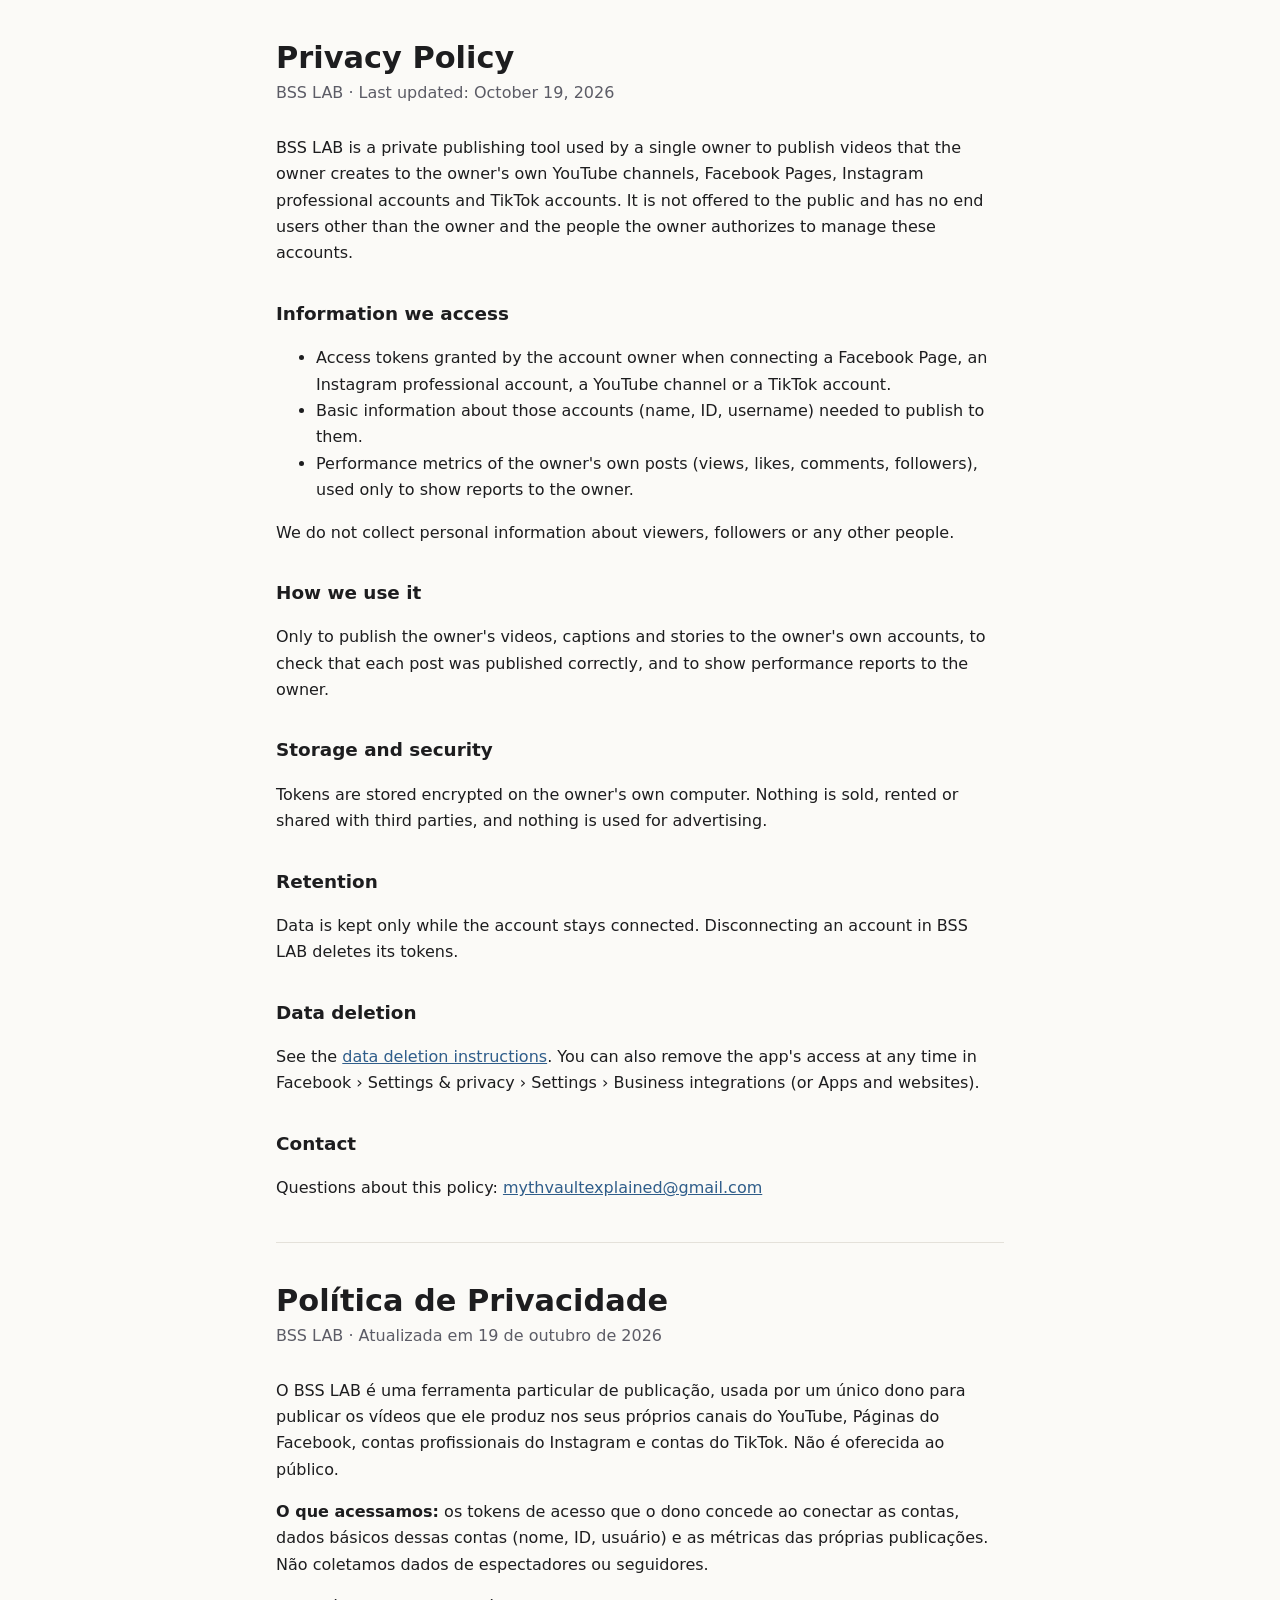
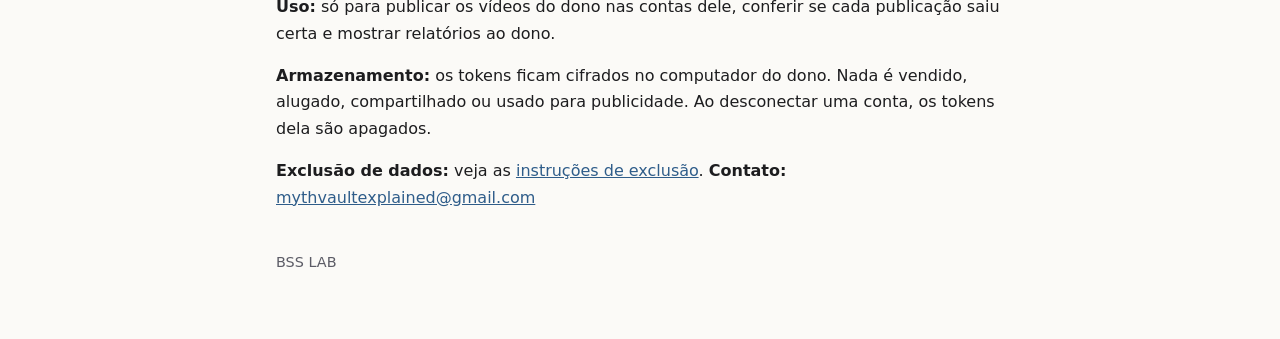
<file: index.html>
<!doctype html>
<html lang="en"><head><meta charset="utf-8"><meta name="viewport" content="width=device-width,initial-scale=1">
<title>BSS LAB Privacy Policy</title><link rel="stylesheet" href="estilo.css"></head>
<body><main>
<h1>Privacy Policy</h1>
<p class="sub">BSS LAB · Last updated: October 19, 2026</p>

<p>BSS LAB is a private publishing tool used by a single owner to publish videos that the owner creates to the owner's own
YouTube channels, Facebook Pages, Instagram professional accounts and TikTok accounts. It is not offered to the public and
has no end users other than the owner and the people the owner authorizes to manage these accounts.</p>

<h2>Information we access</h2>
<ul>
<li>Access tokens granted by the account owner when connecting a Facebook Page, an Instagram professional account,
a YouTube channel or a TikTok account.</li>
<li>Basic information about those accounts (name, ID, username) needed to publish to them.</li>
<li>Performance metrics of the owner's own posts (views, likes, comments, followers), used only to show reports to the owner.</li>
</ul>
<p>We do not collect personal information about viewers, followers or any other people.</p>

<h2>How we use it</h2>
<p>Only to publish the owner's videos, captions and stories to the owner's own accounts, to check that each post was
published correctly, and to show performance reports to the owner.</p>

<h2>Storage and security</h2>
<p>Tokens are stored encrypted on the owner's own computer. Nothing is sold, rented or shared with third parties, and
nothing is used for advertising.</p>

<h2>Retention</h2>
<p>Data is kept only while the account stays connected. Disconnecting an account in BSS LAB deletes its tokens.</p>

<h2>Data deletion</h2>
<p>See the <a href="data-deletion.html">data deletion instructions</a>. You can also remove the app's access at any time
in Facebook › Settings &amp; privacy › Settings › Business integrations (or Apps and websites).</p>

<h2>Contact</h2>
<p>Questions about this policy: <a href="mailto:mythvaultexplained@gmail.com">mythvaultexplained@gmail.com</a></p>

<hr>
<h1>Política de Privacidade</h1>
<p class="sub">BSS LAB · Atualizada em 19 de outubro de 2026</p>
<p>O BSS LAB é uma ferramenta particular de publicação, usada por um único dono para publicar os vídeos que ele produz nos
seus próprios canais do YouTube, Páginas do Facebook, contas profissionais do Instagram e contas do TikTok. Não é oferecida
ao público.</p>
<p><b>O que acessamos:</b> os tokens de acesso que o dono concede ao conectar as contas, dados básicos dessas contas (nome,
ID, usuário) e as métricas das próprias publicações. Não coletamos dados de espectadores ou seguidores.</p>
<p><b>Uso:</b> só para publicar os vídeos do dono nas contas dele, conferir se cada publicação saiu certa e mostrar
relatórios ao dono.</p>
<p><b>Armazenamento:</b> os tokens ficam cifrados no computador do dono. Nada é vendido, alugado, compartilhado ou usado
para publicidade. Ao desconectar uma conta, os tokens dela são apagados.</p>
<p><b>Exclusão de dados:</b> veja as <a href="data-deletion.html">instruções de exclusão</a>.
<b>Contato:</b> <a href="mailto:mythvaultexplained@gmail.com">mythvaultexplained@gmail.com</a></p>
<footer>BSS LAB</footer>
</main></body></html>
</file>
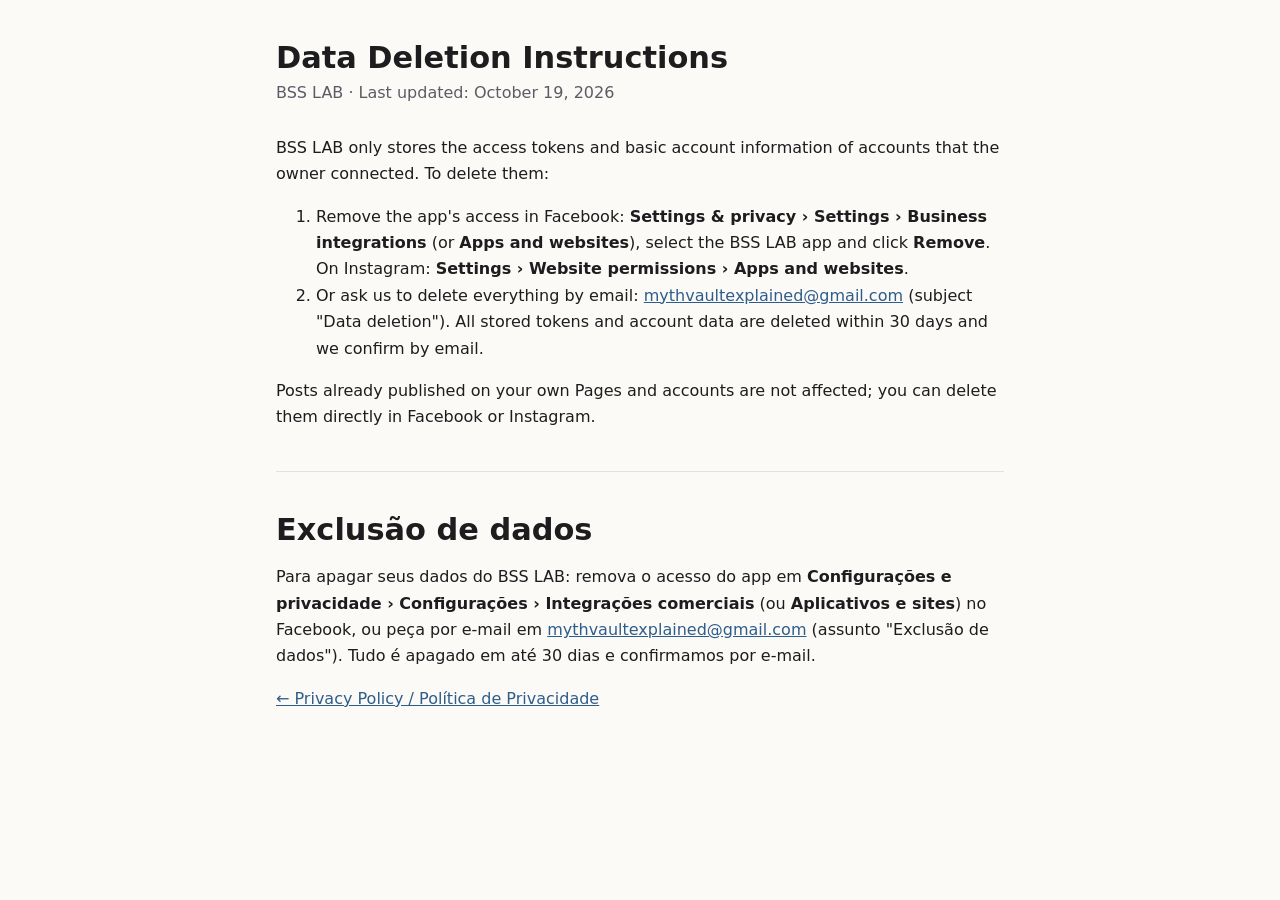
<file: data-deletion.html>
<!doctype html>
<html lang="en"><head><meta charset="utf-8"><meta name="viewport" content="width=device-width,initial-scale=1">
<title>BSS LAB Data Deletion</title><link rel="stylesheet" href="estilo.css"></head>
<body><main>
<h1>Data Deletion Instructions</h1>
<p class="sub">BSS LAB · Last updated: October 19, 2026</p>
<p>BSS LAB only stores the access tokens and basic account information of accounts that the owner connected. To delete them:</p>
<ol>
<li>Remove the app's access in Facebook: <b>Settings &amp; privacy › Settings › Business integrations</b> (or
<b>Apps and websites</b>), select the BSS LAB app and click <b>Remove</b>. On Instagram: <b>Settings › Website permissions ›
Apps and websites</b>.</li>
<li>Or ask us to delete everything by email: <a href="mailto:mythvaultexplained@gmail.com">mythvaultexplained@gmail.com</a>
(subject "Data deletion"). All stored tokens and account data are deleted within 30 days and we confirm by email.</li>
</ol>
<p>Posts already published on your own Pages and accounts are not affected; you can delete them directly in Facebook or Instagram.</p>
<hr>
<h1>Exclusão de dados</h1>
<p>Para apagar seus dados do BSS LAB: remova o acesso do app em <b>Configurações e privacidade › Configurações ›
Integrações comerciais</b> (ou <b>Aplicativos e sites</b>) no Facebook, ou peça por e-mail em
<a href="mailto:mythvaultexplained@gmail.com">mythvaultexplained@gmail.com</a> (assunto "Exclusão de dados").
Tudo é apagado em até 30 dias e confirmamos por e-mail.</p>
<p><a href="index.html">← Privacy Policy / Política de Privacidade</a></p>
</main></body></html>
</file>
<file: estilo.css>
:root{--bg:#fbfaf7;--tx:#1d1d1f;--mt:#5c5c66;--ln:#e4e1da;--ac:#2f5d8a}
@media (prefers-color-scheme:dark){:root{--bg:#141416;--tx:#ececef;--mt:#a3a3ad;--ln:#2b2b31;--ac:#8db7e0}}
*{box-sizing:border-box}body{margin:0;background:var(--bg);color:var(--tx);font:16px/1.65 system-ui,-apple-system,"Segoe UI",Roboto,sans-serif}
main{max-width:760px;margin:0 auto;padding:40px 16px 64px}h1{font-size:1.9rem;line-height:1.2;margin:0 0 4px}
h2{font-size:1.15rem;margin:32px 0 6px}p,li{color:var(--tx)}.sub{color:var(--mt);margin:0 0 28px}
a{color:var(--ac)}hr{border:0;border-top:1px solid var(--ln);margin:40px 0}footer{color:var(--mt);font-size:.9rem;margin-top:40px}
</file>
